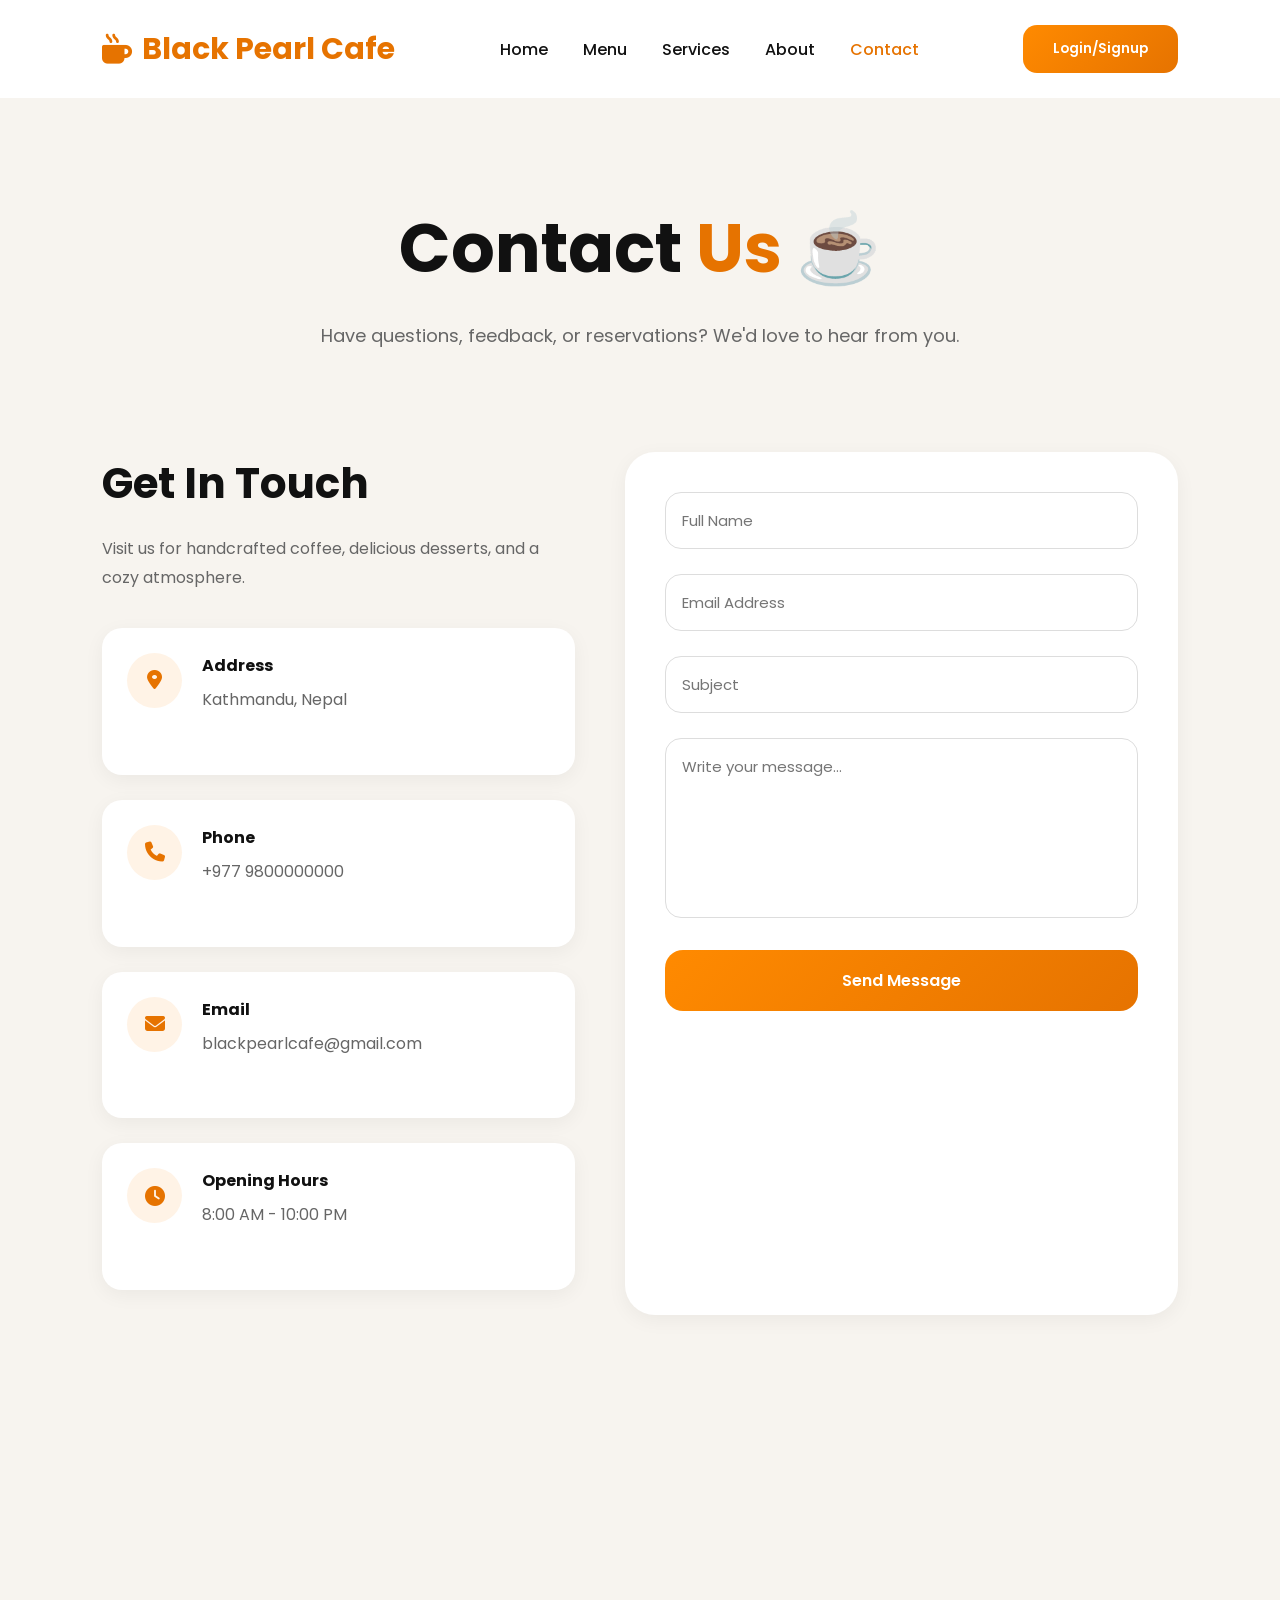
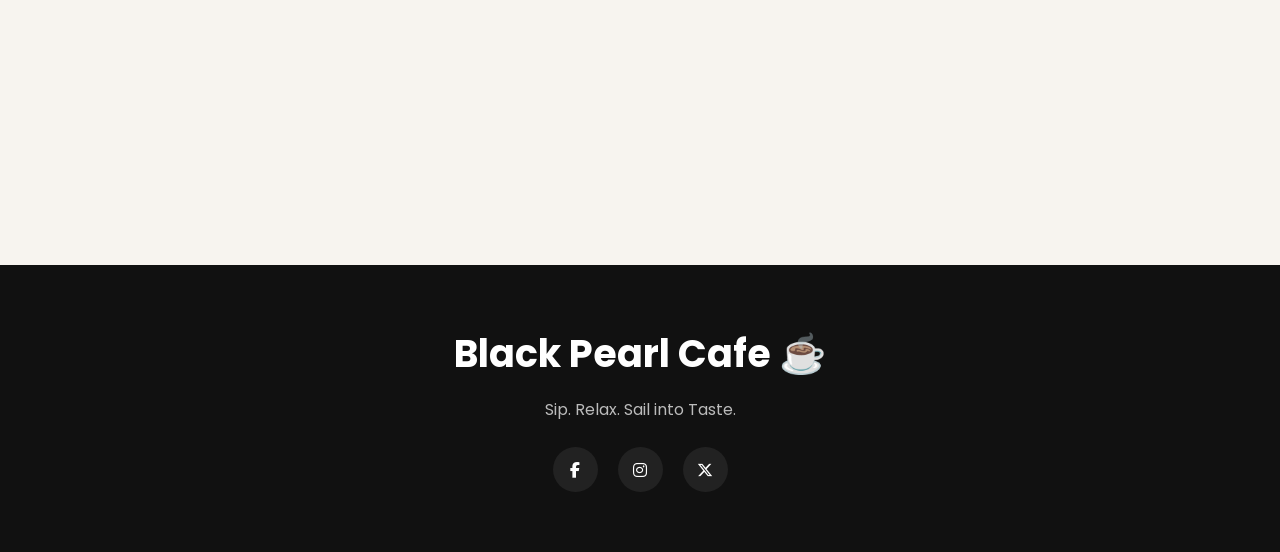
<file: contact.html>
<!DOCTYPE html>
<html lang="en">
<head>
  <meta charset="UTF-8" />
  <meta name="viewport" content="width=device-width, initial-scale=1.0"/>
  <title>Black Pearl Cafe | Contact</title>

  <!-- CSS -->
  <link rel="stylesheet" href="contact.css"/>

  <!-- Google Font -->
  <link rel="preconnect" href="https://fonts.googleapis.com"/>
  <link rel="preconnect" href="https://fonts.gstatic.com" crossorigin/>

  <link href="https://fonts.googleapis.com/css2?family=Poppins:wght@300;400;500;600;700&display=swap" rel="stylesheet"/>

  <!-- Font Awesome -->
  <link rel="stylesheet"
  href="https://cdnjs.cloudflare.com/ajax/libs/font-awesome/6.5.1/css/all.min.css"/>
</head>

<body>

  <!-- NAVBAR -->

  <nav class="navbar">

    <div class="logo">
      <i class="fa-solid fa-mug-hot"></i>
      Black Pearl Cafe
    </div>

    <ul class="nav-links">

      <li><a href="index.html">Home</a></li>
      <li><a href="menu.html">Menu</a></li>
      <li><a href="service.html">Services</a></li>
      <li><a href="about.html">About</a></li>
      <li><a href="contact.html" class="active">Contact</a></li>

    </ul>

    <a href="login.html">
      <button class="nav-btn">Login/Signup</button>
    </a>

  </nav>

  <!-- HERO -->

  <section class="hero">

    <div class="hero-content">

      <h1>
        Contact <span>Us ☕</span>
      </h1>

      <p>
        Have questions, feedback, or reservations?
        We'd love to hear from you.
      </p>

    </div>

  </section>

  <!-- CONTACT -->

  <section class="contact-container">

    <!-- LEFT SIDE -->

    <div class="contact-info">

      <h2>Get In Touch</h2>

      <p>
        Visit us for handcrafted coffee, delicious desserts,
        and a cozy atmosphere.
      </p>

      <div class="info-box">

        <i class="fa-solid fa-location-dot"></i>

        <div>
          <h4>Address</h4>
          <p>Kathmandu, Nepal</p>
        </div>

      </div>

      <div class="info-box">

        <i class="fa-solid fa-phone"></i>

        <div>
          <h4>Phone</h4>
          <p>+977 9800000000</p>
        </div>

      </div>

      <div class="info-box">

        <i class="fa-solid fa-envelope"></i>

        <div>
          <h4>Email</h4>
          <p>blackpearlcafe@gmail.com</p>
        </div>

      </div>

      <div class="info-box">

        <i class="fa-solid fa-clock"></i>

        <div>
          <h4>Opening Hours</h4>
          <p>8:00 AM - 10:00 PM</p>
        </div>

      </div>

    </div>

    <!-- RIGHT SIDE -->

    <div class="contact-form">

      <form>

        <div class="input-group">
          <input type="text" placeholder="Full Name" required/>
        </div>

        <div class="input-group">
          <input type="email" placeholder="Email Address" required/>
        </div>

        <div class="input-group">
          <input type="text" placeholder="Subject"/>
        </div>

        <div class="input-group">
          <textarea placeholder="Write your message..." required></textarea>
        </div>

        <button type="submit">Send Message</button>

      </form>

    </div>

  </section>

  <!-- MAP -->

  <section class="map">

    <iframe
      src="https://www.google.com/maps/embed?pb=!1m18!1m12!1m3!1d56516.2768920174!2d85.29111304335938!3d27.708955499999998!2m3!1f0!2f0!3f0!3m2!1i1024!2i768!4f13.1!3m3!1m2!1s0x39eb1855c7c6f2f1%3A0x4c0b4d9b2b89b123!2sKathmandu!5e0!3m2!1sen!2snp!4v1710000000000!5m2!1sen!2snp"
      allowfullscreen=""
      loading="lazy">
    </iframe>

  </section>

  <!-- FOOTER -->

  <footer>

    <h2>Black Pearl Cafe ☕</h2>

    <p>
      Sip. Relax. Sail into Taste.
    </p>

    <div class="social-icons">

      <i class="fa-brands fa-facebook-f"></i>
      <i class="fa-brands fa-instagram"></i>
      <i class="fa-brands fa-x-twitter"></i>

    </div>

  </footer>

</body>
</html>
</file>
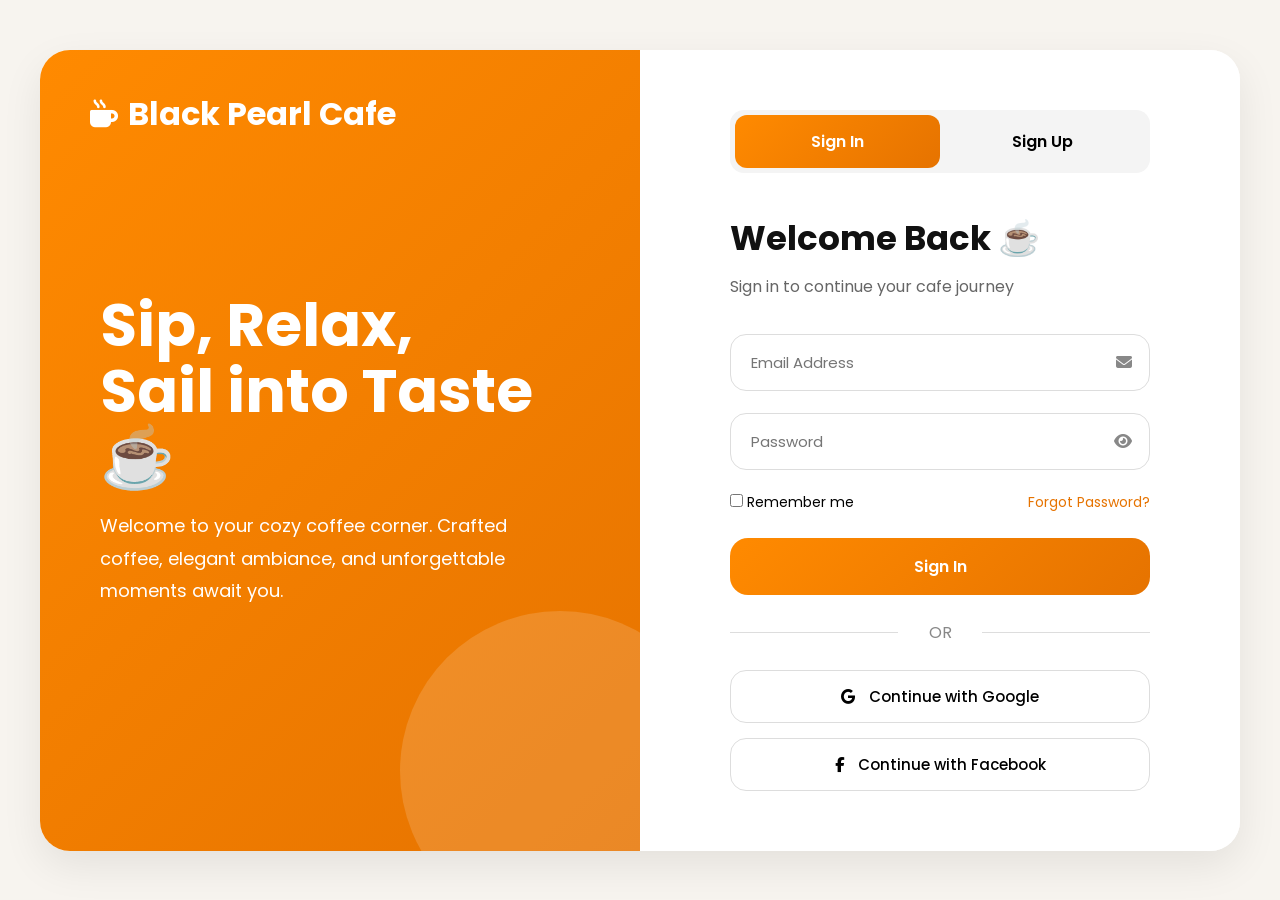
<file: login.html>
<!DOCTYPE html>
<html lang="en">
<head>
  <meta charset="UTF-8" />
  <meta name="viewport" content="width=device-width, initial-scale=1.0"/>
  <title>Black Pearl Cafe - Login</title>

  <!-- Google Font -->
  <link rel="preconnect" href="https://fonts.googleapis.com">
  <link rel="preconnect" href="https://fonts.gstatic.com" crossorigin>

  <link href="https://fonts.googleapis.com/css2?family=Poppins:wght@300;400;500;600;700&display=swap" rel="stylesheet">

  <!-- Font Awesome -->
  <link rel="stylesheet"
  href="https://cdnjs.cloudflare.com/ajax/libs/font-awesome/6.5.1/css/all.min.css"/>

  <!-- CSS -->
  <link rel="stylesheet" href="login.css">
</head>

<body>

  <div class="container">

    <!-- LEFT SECTION -->

    <div class="left">

      <div class="logo">
        <i class="fa-solid fa-mug-hot"></i>
        Black Pearl Cafe
      </div>

      <h1>Sip, Relax,<br> Sail into Taste ☕</h1>

      <p>
        Welcome to your cozy coffee corner.
        Crafted coffee, elegant ambiance,
        and unforgettable moments await you.
      </p>

      <div class="coffee-circle"></div>

    </div>

    <!-- RIGHT SECTION -->

    <div class="right">

      <div class="form-box">

        <!-- TABS -->

        <div class="tabs">
          <button class="tab-btn active" id="signinTab">Sign In</button>
          <button class="tab-btn" id="signupTab">Sign Up</button>
        </div>

        <!-- SIGN IN FORM -->

        <form class="signin-form" id="signinForm">

          <h2>Welcome Back ☕</h2>
          <p class="sub-text">Sign in to continue your cafe journey</p>

          <div class="input-group">
            <input type="email" placeholder="Email Address" required>
            <i class="fa-solid fa-envelope"></i>
          </div>

          <div class="input-group">
            <input type="password" placeholder="Password" id="signinPassword" required>
            <i class="fa-solid fa-eye"
            onclick="togglePassword('signinPassword', this)"></i>
          </div>

          <div class="row">

            <label>
              <input type="checkbox">
              Remember me
            </label>

            <a href="#">Forgot Password?</a>

          </div>

          <button class="btn">Sign In</button>

          <div class="divider">OR</div>

          <div class="social-buttons">

            <button type="button" class="social-btn">
              <i class="fa-brands fa-google"></i>
              Continue with Google
            </button>

            <button type="button" class="social-btn">
              <i class="fa-brands fa-facebook-f"></i>
              Continue with Facebook
            </button>

          </div>

        </form>

        <!-- SIGN UP FORM -->

        <form class="signup-form" id="signupForm">

          <h2>Create Account ✨</h2>
          <p class="sub-text">Join the Black Pearl experience</p>

          <div class="input-group">
            <input type="text" placeholder="Full Name" required>
            <i class="fa-solid fa-user"></i>
          </div>

          <div class="input-group">
            <input type="email" placeholder="Email Address" required>
            <i class="fa-solid fa-envelope"></i>
          </div>

          <div class="input-group">
            <input type="password" placeholder="Password" id="signupPassword" required>
            <i class="fa-solid fa-eye"
            onclick="togglePassword('signupPassword', this)"></i>
          </div>

          <div class="input-group">
            <input type="password" placeholder="Confirm Password"
            id="confirmPassword" required>

            <i class="fa-solid fa-eye"
            onclick="togglePassword('confirmPassword', this)"></i>
          </div>

          <button class="btn">Create Account</button>

        </form>

      </div>

    </div>

  </div>

  <!-- JS -->
  <script src="login.js"></script>

</body>
</html>
</file>
<file: contact.css>
*{
  margin:0;
  padding:0;
  box-sizing:border-box;
  font-family:'Poppins',sans-serif;
}

body{
  background:#f7f4ef;
  color:#111;
}

/* NAVBAR */

.navbar{
  width:100%;
  padding:25px 8%;
  background:#fff;
  display:flex;
  justify-content:space-between;
  align-items:center;
}

.logo{
  font-size:30px;
  font-weight:700;
  color:#e67300;
  display:flex;
  align-items:center;
  gap:10px;
}

.nav-links{
  display:flex;
  list-style:none;
  gap:35px;
}

.nav-links a{
  text-decoration:none;
  color:#111;
  font-weight:500;
  transition:0.3s;
}

.nav-links a:hover,
.nav-links .active{
  color:#e67300;
}

.nav-btn{
  padding:14px 30px;
  border:none;
  border-radius:14px;
  background:linear-gradient(135deg,#ff8a00,#e67300);
  color:#fff;
  font-weight:600;
  cursor:pointer;
}

/* HERO */

.hero{
  padding:100px 8% 50px;
  text-align:center;
}

.hero-content h1{
  font-size:68px;
  margin-bottom:20px;
}

.hero-content span{
  color:#e67300;
}

.hero-content p{
  max-width:700px;
  margin:auto;
  color:#666;
  line-height:1.8;
  font-size:18px;
}

/* CONTACT */

.contact-container{
  padding:50px 8% 100px;
  display:flex;
  gap:50px;
}

/* LEFT */

.contact-info{
  flex:1;
}

.contact-info h2{
  font-size:42px;
  margin-bottom:20px;
}

.contact-info p{
  color:#666;
  line-height:1.8;
  margin-bottom:35px;
}

.info-box{
  display:flex;
  gap:20px;
  margin-bottom:25px;
  background:#fff;
  padding:25px;
  border-radius:20px;
  box-shadow:0 5px 20px rgba(0,0,0,0.05);
}

.info-box i{
  width:55px;
  height:55px;
  background:#fff3e6;
  color:#e67300;
  border-radius:50%;
  display:flex;
  justify-content:center;
  align-items:center;
  font-size:20px;
}

.info-box h4{
  margin-bottom:8px;
}

/* FORM */

.contact-form{
  flex:1;
  background:#fff;
  padding:40px;
  border-radius:30px;
  box-shadow:0 5px 20px rgba(0,0,0,0.05);
}

.input-group{
  margin-bottom:25px;
}

.input-group input,
.input-group textarea{
  width:100%;
  padding:16px;
  border:1px solid #ddd;
  border-radius:16px;
  outline:none;
  font-size:15px;
}

.input-group textarea{
  height:180px;
  resize:none;
}

.input-group input:focus,
.input-group textarea:focus{
  border-color:#e67300;
}

.contact-form button{
  width:100%;
  padding:18px;
  border:none;
  border-radius:18px;
  background:linear-gradient(135deg,#ff8a00,#e67300);
  color:#fff;
  font-size:16px;
  font-weight:600;
  cursor:pointer;
  transition:0.3s;
}

.contact-form button:hover{
  transform:translateY(-3px);
}

/* MAP */

.map{
  width:100%;
  height:450px;
}

.map iframe{
  width:100%;
  height:100%;
  border:none;
}

/* FOOTER */

footer{
  background:#111;
  color:#fff;
  text-align:center;
  padding:60px 20px;
}

footer h2{
  font-size:38px;
  margin-bottom:15px;
}

footer p{
  color:#bbb;
  margin-bottom:25px;
}

.social-icons{
  display:flex;
  justify-content:center;
  gap:20px;
}

.social-icons i{
  width:45px;
  height:45px;
  background:#222;
  border-radius:50%;
  display:flex;
  justify-content:center;
  align-items:center;
  transition:0.3s;
  cursor:pointer;
}

.social-icons i:hover{
  background:#e67300;
}

/* RESPONSIVE */

@media(max-width:1000px){

  .contact-container{
    flex-direction:column;
  }

}

@media(max-width:768px){

  .navbar{
    flex-direction:column;
    gap:20px;
  }

  .nav-links{
    flex-wrap:wrap;
    justify-content:center;
    gap:20px;
  }

  .hero-content h1{
    font-size:48px;
  }

}

@media(max-width:500px){

  .hero-content h1{
    font-size:38px;
  }

  .contact-info h2{
    font-size:32px;
  }

  .contact-form{
    padding:25px;
  }

}
</file>
<file: login.css>
*{
  margin:0;
  padding:0;
  box-sizing:border-box;
  font-family:'Poppins',sans-serif;
}

body{
  width:100%;
  min-height:100vh;
  background:#f7f4ef;
  display:flex;
  align-items:center;
  justify-content:center;
  padding:40px;
}

.container{
  width:100%;
  max-width:1200px;
  min-height:700px;
  background:#fff;
  border-radius:30px;
  overflow:hidden;
  display:flex;
  box-shadow:0 15px 40px rgba(0,0,0,0.08);
}

/* LEFT SIDE */

.left{
  width:50%;
  background:linear-gradient(135deg,#ff8a00,#e67300);
  color:#fff;
  padding:60px;
  position:relative;
  display:flex;
  flex-direction:column;
  justify-content:center;
}

.logo{
  position:absolute;
  top:40px;
  left:50px;
  font-size:32px;
  font-weight:700;
  display:flex;
  align-items:center;
  gap:10px;
}

.logo i{
  font-size:28px;
}

.left h1{
  font-size:60px;
  line-height:1.1;
  margin-bottom:20px;
}

.left p{
  font-size:18px;
  line-height:1.8;
  width:90%;
}

.coffee-circle{
  position:absolute;
  width:320px;
  height:320px;
  background:rgba(255,255,255,0.15);
  border-radius:50%;
  bottom:-80px;
  right:-80px;
}

/* RIGHT SIDE */

.right{
  width:50%;
  padding:60px;
  display:flex;
  align-items:center;
  justify-content:center;
  background:#fff;
}

.form-box{
  width:100%;
  max-width:420px;
}

.tabs{
  display:flex;
  margin-bottom:40px;
  background:#f4f4f4;
  border-radius:14px;
  padding:5px;
}

.tab-btn{
  width:50%;
  padding:14px;
  border:none;
  border-radius:12px;
  font-size:16px;
  font-weight:600;
  cursor:pointer;
  background:transparent;
  transition:0.3s;
}

.tab-btn.active{
  background:linear-gradient(135deg,#ff8a00,#e67300);
  color:#fff;
}

h2{
  font-size:34px;
  margin-bottom:10px;
  color:#111;
}

.sub-text{
  color:#666;
  margin-bottom:35px;
}

.input-group{
  margin-bottom:22px;
  position:relative;
}

.input-group input{
  width:100%;
  padding:16px 20px;
  border:1px solid #ddd;
  border-radius:16px;
  outline:none;
  font-size:15px;
  transition:0.3s;
}

.input-group input:focus{
  border-color:#e67300;
}

.input-group i{
  position:absolute;
  right:18px;
  top:50%;
  transform:translateY(-50%);
  color:#888;
  cursor:pointer;
}

.row{
  display:flex;
  justify-content:space-between;
  align-items:center;
  margin-bottom:25px;
  font-size:14px;
}

.row a{
  color:#e67300;
  text-decoration:none;
}

.btn{
  width:100%;
  padding:16px;
  border:none;
  border-radius:18px;
  background:linear-gradient(135deg,#ff8a00,#e67300);
  color:#fff;
  font-size:16px;
  font-weight:600;
  cursor:pointer;
  transition:0.3s;
  margin-bottom:25px;
}

.btn:hover{
  transform:translateY(-2px);
}

.divider{
  text-align:center;
  margin-bottom:25px;
  color:#888;
  position:relative;
}

.divider::before{
  content:'';
  position:absolute;
  width:40%;
  height:1px;
  background:#ddd;
  left:0;
  top:50%;
}

.divider::after{
  content:'';
  position:absolute;
  width:40%;
  height:1px;
  background:#ddd;
  right:0;
  top:50%;
}

.social-buttons{
  display:flex;
  flex-direction:column;
  gap:15px;
}

.social-btn{
  width:100%;
  padding:14px;
  border:1px solid #ddd;
  border-radius:16px;
  background:#fff;
  cursor:pointer;
  font-size:15px;
  font-weight:500;
  transition:0.3s;
}

.social-btn:hover{
  background:#f9f9f9;
}

.social-btn i{
  margin-right:10px;
}

.signup-form{
  display:none;
}

.signup-form.active{
  display:block;
}

.signin-form.hide{
  display:none;
}

/* RESPONSIVE */

@media(max-width:950px){

  .container{
    flex-direction:column;
  }

  .left,
  .right{
    width:100%;
  }

  .left{
    min-height:300px;
  }

  .left h1{
    font-size:42px;
  }

}

@media(max-width:500px){

  body{
    padding:15px;
  }

  .left,
  .right{
    padding:35px;
  }

  .left h1{
    font-size:34px;
  }

  h2{
    font-size:28px;
  }

}
</file>
